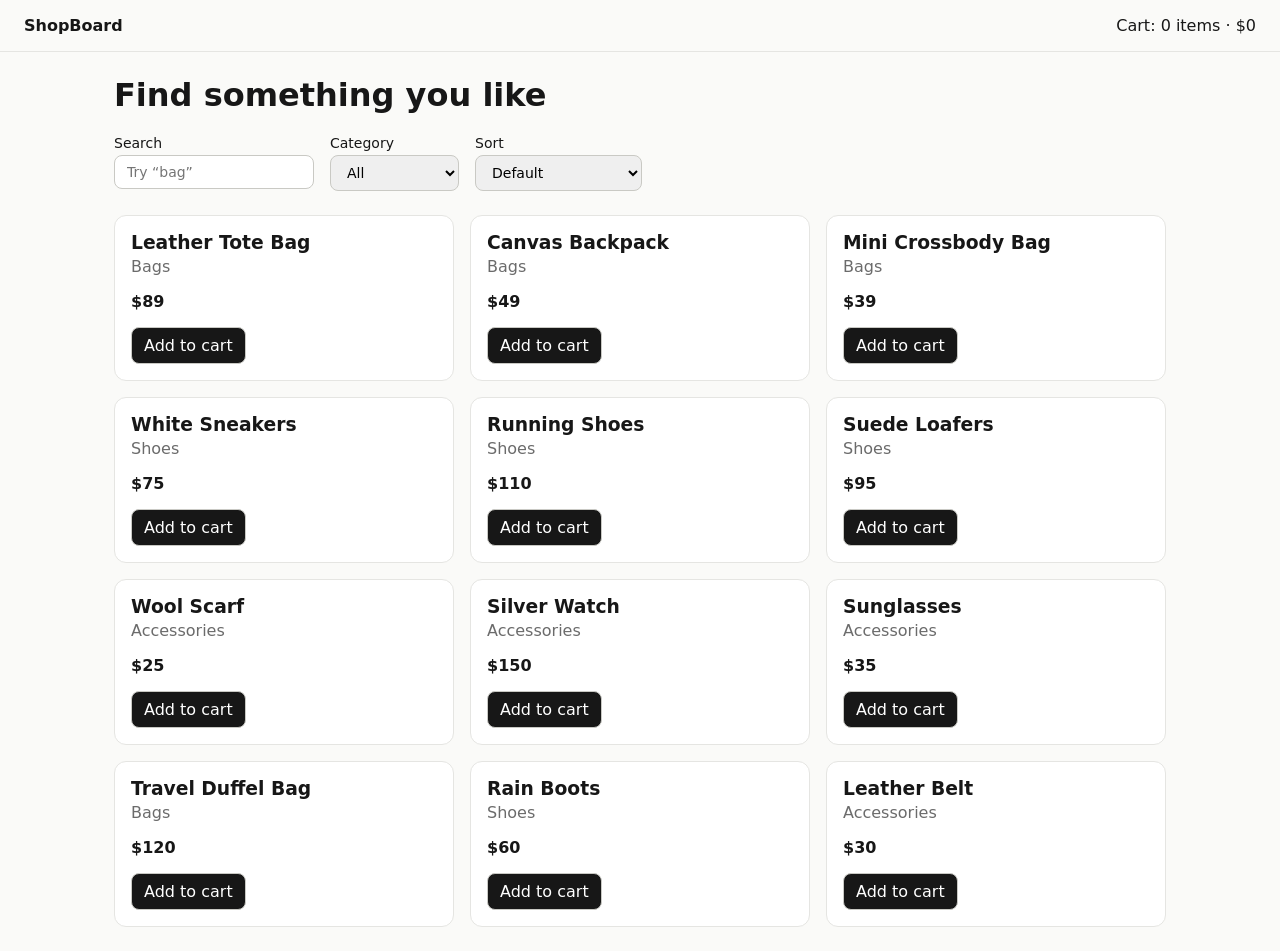
<file: shopboard-day2-kit-main/debug-lab/index.html>
<!doctype html>
<html lang="en">
  <head>
    <meta charset="UTF-8" />
    <meta name="viewport" content="width=device-width, initial-scale=1.0" />
    <title>ShopBoard · Debugging lab</title>
    <link rel="stylesheet" href="./style.css" />
  </head>
  <body>
    <header>
      <p class="logo">ShopBoard</p>
      <p class="cart">Cart: <span id="cart-count">0</span> items · <span id="cart-total">$0</span></p>
    </header>
    <main>
      <h1>Find something you like</h1>
      <section class="controls" aria-label="Search and filters">
        <label>Search <input id="search" type="search" placeholder="Try “bag”" /></label>
        <label>Category
          <select id="category">
            <option value="all">All</option>
            <option value="Bags">Bags</option>
            <option value="Shoes">Shoes</option>
            <option value="Accessories">Accessories</option>
          </select>
        </label>
        <label>Sort
          <select id="sort">
            <option value="none">Default</option>
            <option value="price-asc">Price: low to high</option>
            <option value="price-desc">Price: high to low</option>
          </select>
        </label>
      </section>
      <section id="products" class="grid" aria-label="Products"></section>
    </main>
    <script type="module" src="./src/main.js"></script>
  </body>
</html>
</file>
<file: shopboard-day2-kit-main/debug-lab/style.css>
* { box-sizing: border-box; }
body { margin: 0; font-family: system-ui, sans-serif; color: #171717; background: #fafaf8; }
header { display: flex; justify-content: space-between; align-items: center; padding: 16px 24px; border-bottom: 1px solid #e5e5e2; }
.logo { font-weight: 700; margin: 0; }
.cart { margin: 0; }
main { padding: 24px; max-width: 1100px; margin: 0 auto; }
h1 { margin-top: 0; }
.controls { display: flex; flex-wrap: wrap; gap: 16px; margin-bottom: 24px; }
.controls label { display: flex; flex-direction: column; gap: 4px; font-size: 14px; }
input, select, button { font: inherit; padding: 8px 12px; border: 1px solid #c9c9c4; border-radius: 8px; }
.grid { display: grid; gap: 16px; grid-template-columns: 1fr; }
@media (min-width: 640px) { .grid { grid-template-columns: repeat(2, 1fr); } }
@media (min-width: 960px) { .grid { grid-template-columns: repeat(3, 1fr); } }
.card { background: #fff; border: 1px solid #e5e5e2; border-radius: 12px; padding: 16px; }
.card h3 { margin: 0 0 4px; }
.category { color: #6b6b6b; margin: 0; }
.price { font-weight: 700; }
button { background: #171717; color: #fff; cursor: pointer; }
button:focus-visible, input:focus-visible, select:focus-visible { outline: 3px solid #1d7a4c; outline-offset: 2px; }
</file>
